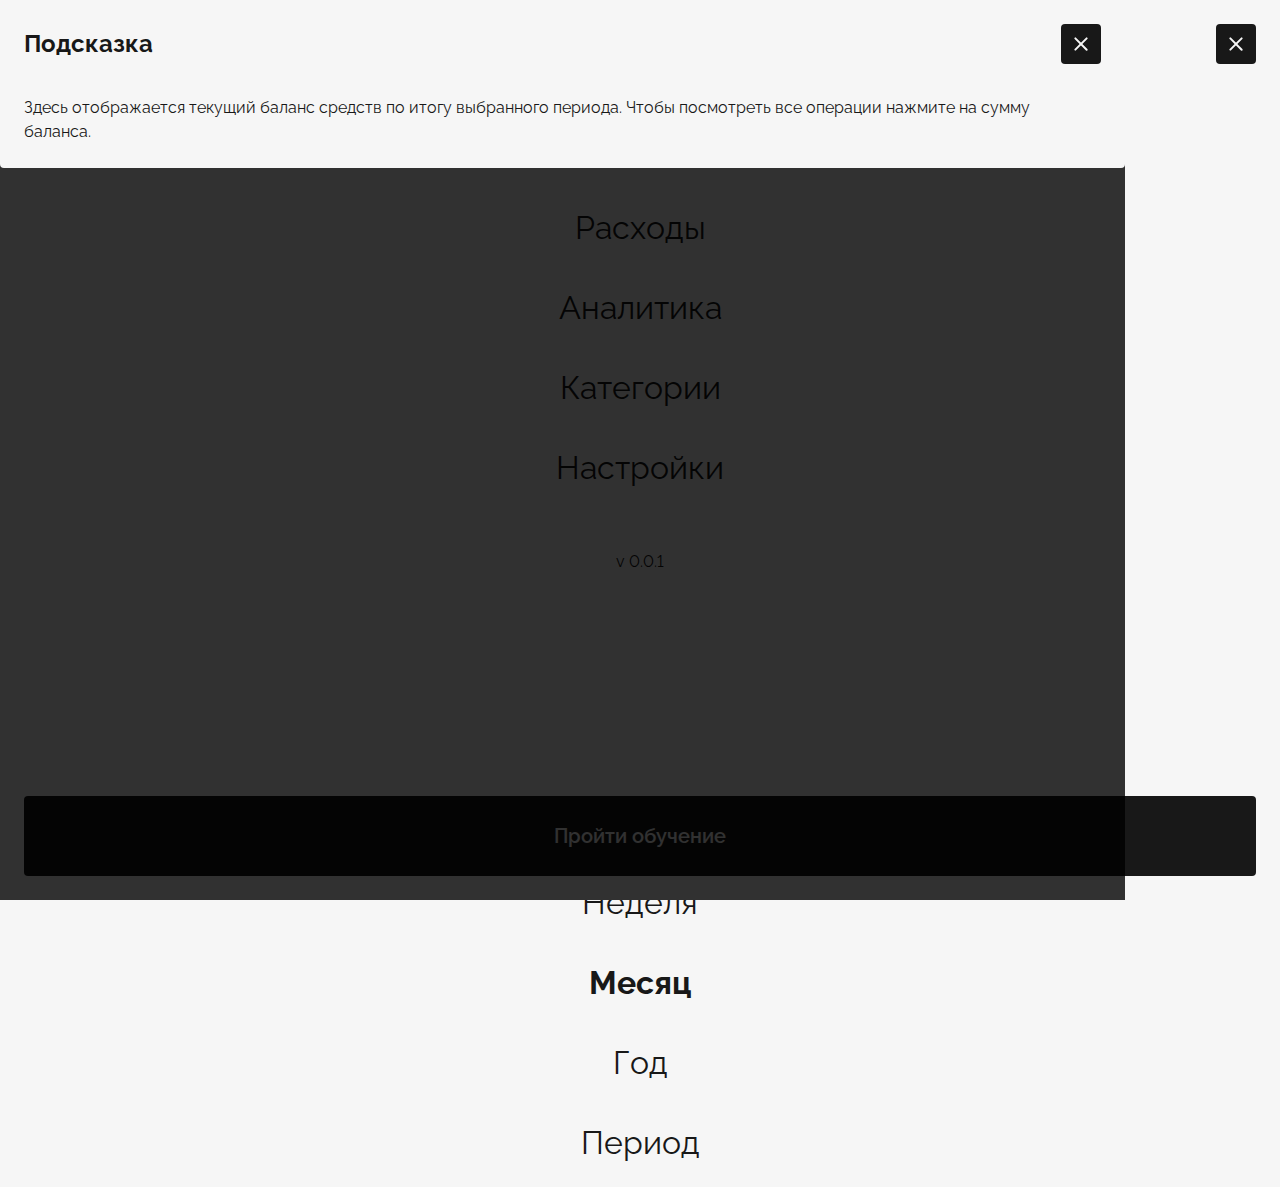
<file: index.html>
<!DOCTYPE html>
<html lang="ru">
  <head>
    <meta charset="UTF-8" />
    <meta http-equiv="X-UA-Compatible" content="IE=edge" />
    <meta
      name="viewport"
      content="width=device-width, initial-scale=1.0, user-scalable=yes"
    />
    <meta
      name="description"
      content="Онлайн-кошелёк для управления личными финансами."
    />
    <meta
      name="keywords"
      content="финансы, кошелёк, доход, расход, управление, деньги, статистика"
    />
    <meta name="author" content="Александр Кондаков, Динара Дуланова" />
    <meta property="og:title" content="Wallet Online" />
    <meta
      property="og:url"
      content="https://agkondakov91.github.io/wallet-project/"
    />
    <meta property="og:image" content="images/OpenGraph.jpg" />
    <meta property="twitter:card" content="summary_large_image" />
    <title lang="en">Wallet Online</title>
    <link rel="icon" href="./images/favicon/favicon.ico" sizes="any" />
    <link rel="icon" href="./images/favicon/favicon.svg" type="image/svg+xml" />
    <link rel="apple-touch-icon" href="./images/favicon/apple-icon.png" />
    <link rel="stylesheet" href="./fonts/fonts.css" />
    <link rel="stylesheet" href="./variables.css" />
    <link rel="stylesheet" href="./globals.css" />
    <link rel="stylesheet" href="./style.css" />
    <link rel="stylesheet" href="./pages/index.css" />
  </head>
  <body class="page">
    <header class="header">
      <a href="#" class="header__icon-back header-hidden" target="_self"></a>
      <h1 class="header__title header-hidden">Header Title</h1>
      <a href="#" class="header__icon-exit" target="_self"></a>
    </header>
    <main class="content">
      <section class="onboarding content__onboarding">
        <img
          src="./images/wallet.svg"
          alt="Пластиковая карта в изометрии"
          class="onboarding__picture rotation"
        />
        <div class="onboarding__description">
          <h2>Лёгкое управление финансами</h2>
          <p>Следи за расходами и доходами, планируй свои финансы</p>
        </div>
        <div class="onboarding__slider"></div>
      </section>
      <!-- card__item -->
      <div class="card-item">
        <div class="card-item__icon-arrow"></div>
        <p class="card-item__category">Категория</p>
        <span class="card-item__total">+ 18 160,49 ₽</span>
      </div>
    </main>
    <footer>
      <a href="./pages/Onboarding_2.html" class="main-button" target="_self"
        ><span class="main-button__text">Далее</span></a
      >
    </footer>
    <!-- menu -->
    <div class="menu">
      <div class="header">
        <a href="#" class="header__icon-back header-hidden" target="_self"></a>
        <h1 class="header__title header-hidden">Header Title</h1>
        <a href="#" class="header__icon-exit" target="_self"></a>
      </div>
      <div class="menu__content">
        <ul class="menu__list">
          <li class="menu__item menu__item_type_bold">
            <a class="menu__link" href="#" target="_self">Доходы</a>
          </li>
          <li class="menu__item">
            <a class="menu__link" href="#" target="_self">Расходы</a>
          </li>
          <li class="menu__item">
            <a class="menu__link" href="#" target="_self">Аналитика</a>
          </li>
          <li class="menu__item">
            <a class="menu__link" href="#" target="_self">Категории</a>
          </li>
          <li class="menu__item">
            <a class="menu__link" href="#" target="_self">Настройки</a>
          </li>
        </ul>
        <p class="menu__version">v 0.0.1</p>
      </div>
      <div>
        <a href="#" class="main-button" target="_self"
          ><span class="main-button__text">Пройти обучение</span></a
        >
      </div>
    </div>
    <!-- prompt -->
    <div class="prompt">
      <div class="prompt__content">
        <div class="header">
          <h1 class="header__title">Подсказка</h1>
          <a href="#" class="header__icon-exit" target="_self"></a>
        </div>
        <div class="prompt__subtitle">
          <p>
            Здесь отображается текущий баланс средств
            по итогу выбранного периода. Чтобы посмотреть
            все операции нажмите на сумму баланса.
          </p>
        </div>
      </div>
    </div>
    <!-- period -->
    <div class="period">
      <div class="period__content">
        <header class="header">
          <a href="#" class="header__icon-back header-hidden" target="_self"></a>
          <h1 class="header__title">Период</h1>
          <a href="#" class="header__icon-exit" target="_self"></a>
        </header>
        <ul class="menu__list">
          <li class="menu__item">
            <a class="menu__link" href="#" target="_self">День</a>
          </li>
          <li class="menu__item">
            <a class="menu__link" href="#" target="_self">Неделя</a>
          </li>
          <li class="menu__item">
            <a class="menu__link menu__item_type_bold" href="#" target="_self">Месяц</a>
          </li>
          <li class="menu__item">
            <a class="menu__link" href="#" target="_self">Год</a>
          </li>
          <li class="menu__item">
            <a class="menu__link" href="#" target="_self">Период</a>
          </li>
        </ul>
      </div>
    </div>
  </body>
</html>
</file>
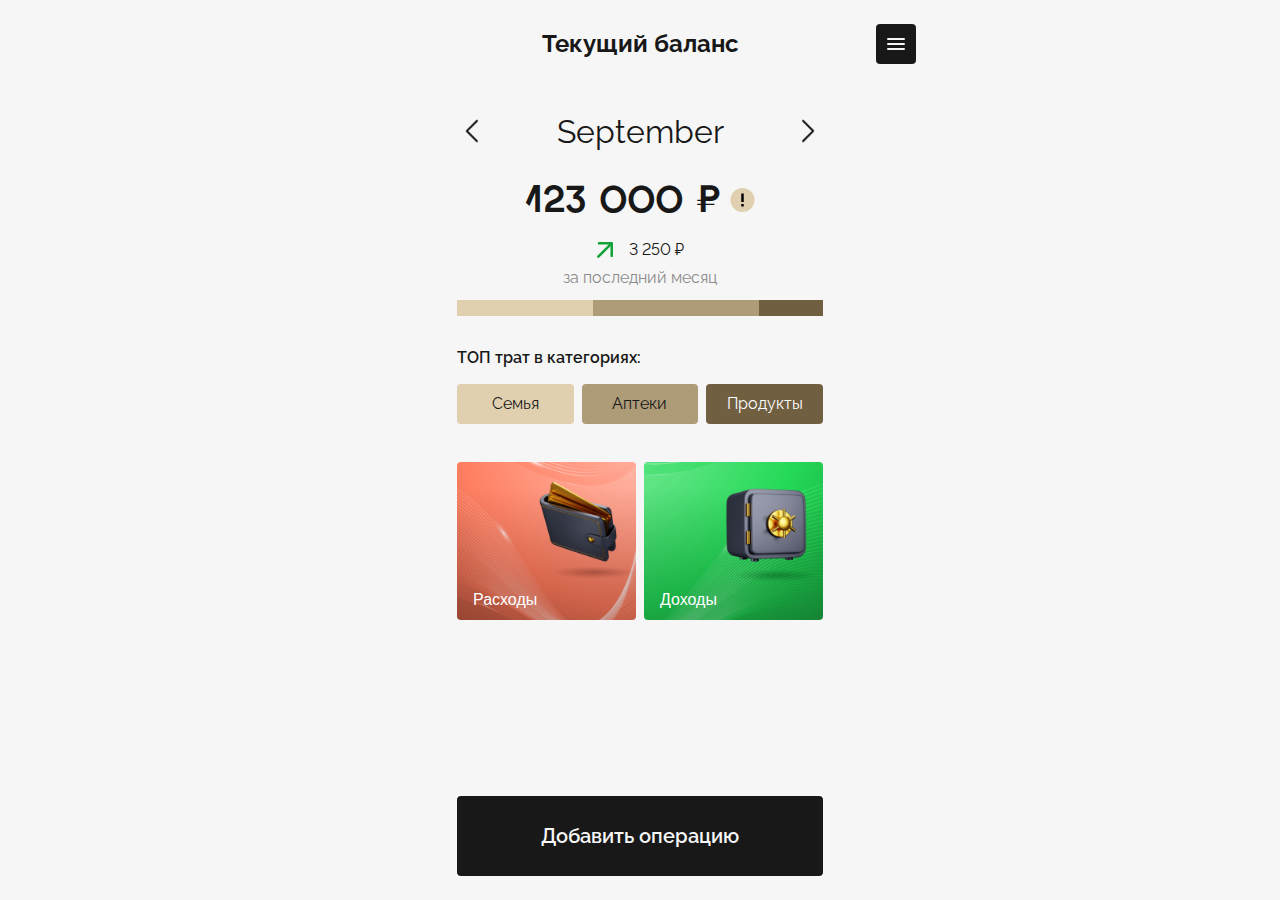
<file: pages/Main.html>
<!DOCTYPE html>
<html lang="ru">
  <head>
    <link rel="icon" href="./images/favicon/favicon.ico" sizes="any" />
    <link rel="icon" href="./images/favicon/favicon.svg" type="image/svg+xml" />
    <link rel="apple-touch-icon" href="./images/favicon/apple-icon.png" />
    <link rel="stylesheet" href="/fonts/fonts.css" />
    <link rel="stylesheet" href="/variables.css" />
    <link rel="stylesheet" href="/globals.css" />
    <link rel="stylesheet" href="/style.css" />
  </head>
  <body class="page">
    <header class="header">
      <a href="#" class="header__icon-back header-hidden" target="_self"></a>
      <h1 class="header__title">Текущий баланс</h1>
      <a
        href="#"
        class="header__icon-menu"
      ></a>
      </header>
    <main class="content">
      <section class="slider-container">
        <button class="prev-button" aria-label="Предыдущий месяц"><img src="../images/slider_prev.svg"></button>
        <div class="slider">
          <p class="slider_item"></p>
          <p class="slider_item"></p>
          <p class="slider_item"></p>
        </div>
        <button class="next-button" aria-label="Следующий месяц"><img src="../images/slider_next.svg"></button>
      </section>
      <section class="mainInfo">
        <div class="mainInfo__total_container">
          <div class="mainInfo__total">123 000 ₽</div>
          <div class="mainInfo__learning"><img src="../images/icons/info.svg"></div>
        </div>
        <div class="mainInfo__difference_container">
          <div class="mainInfo__difference_icon"></div>
          <div class="mainInfo__difference_summ">3 250 ₽</div>
        </div>
        <div class="mainInfo__period_title">за последний месяц</div>
      </section>
      <div class="toolbar__histogram_category">
        <img src="../images/toolbar.png" alt="">
      </div>
      <section class="top__category">
        <div class="top__category_title">ТОП трат в категориях:</div>
        <div class="top__category_blocks">
          <div class="top__category_block beige">Семья</div>
          <div class="top__category_block lightBrown">Аптеки</div>
          <div class="top__category_block brown">Продукты</div>
        </div>
      </section>
      <section class="picture">
        <button class="picture__button">
          <img class="picture__button_img" src="../images/Расходы.png" alt="">
          <span class="picture__button_title">Расходы</span>
        </button>
        <button class="picture__button">
          <img class="picture__button_img" src="../images/Доходы.png" alt="">
          <span class="picture__button_title">Доходы</span>
        </button>
      </section>
    </main>
    <footer class="footer">
      <a href="" class="main-button"><span class="main-button__text">Добавить операцию</span></a>
    </footer>
    <script src="../script.js"></script>
    <script src="../serv.js"></script>
  </body>
</html>
</file>
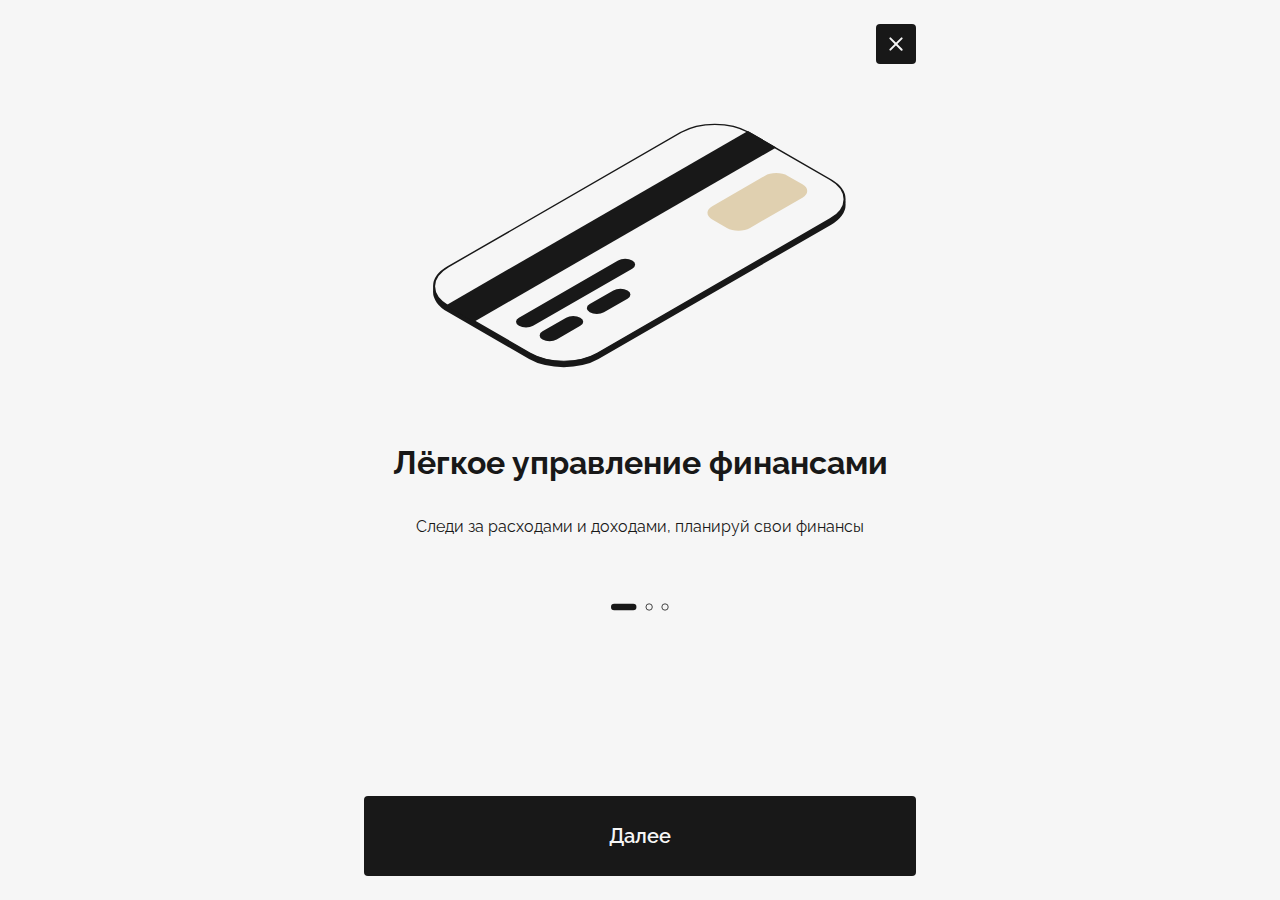
<file: pages/Onboarding_1.html>
<!DOCTYPE html>
<html lang="ru">
  <head>
    <meta charset="UTF-8" />
    <meta http-equiv="X-UA-Compatible" content="IE=edge" />
    <meta
      name="viewport"
      content="width=device-width, initial-scale=1.0, user-scalable=yes"
    />
    <meta
      name="description"
      content="Онлайн-кошелёк для управления личными финансами."
    />
    <meta
      name="keywords"
      content="финансы, кошелёк, доход, расход, управление, деньги, статистика"
    />
    <meta name="author" content="Александр Кондаков, Динара Дуланова" />
    <meta property="og:title" content="Wallet Online" />
    <meta
      property="og:url"
      content="https://agkondakov91.github.io/wallet-project/"
    />
    <meta property="og:image" content="images/OpenGraph.jpg" />
    <meta property="twitter:card" content="summary_large_image" />
    <title lang="en">Wallet Online</title>
    <link rel="icon" href="../images/favicon/favicon.ico" sizes="any" />
    <link rel="icon" href="../images/favicon/favicon.svg" type="image/svg+xml" />
    <link rel="apple-touch-icon" href="../images/favicon/apple-icon.png" />
    <link rel="stylesheet" href="../fonts/fonts.css" />
    <link rel="stylesheet" href="../variables.css" />
    <link rel="stylesheet" href="../globals.css" />
    <link rel="stylesheet" href="../style.css" />
  </head>
  <body class="page">
    <header class="header">
      <a href="#" class="header__icon-back header-hidden" target="_self"></a>
      <h1 class="header__title header-hidden">Header Title</h1>
      <a
        href="#"
        class="header__icon-exit"
        target="_self"
      ></a>
    </header>
    <main class="content">
      <section class="onboarding content__onboarding">
        <img
          src="../images/wallet.svg"
          alt="Пластиковая карта в изометрии"
          class="onboarding__picture rotation"
        />
        <div class="onboarding__description">
          <h2>Лёгкое управление финансами</h2>
          <p>Следи за расходами и доходами, планируй свои финансы</p>
        </div>
        <div class="onboarding__slider"></div>
      </section>
    </main>
    <footer>
      <a href="./Onboarding_2.html" class="main-button" target="_self"
        ><span class="main-button__text">Далее</span></a
      >
    </footer>
  </body>
</html>
</file>
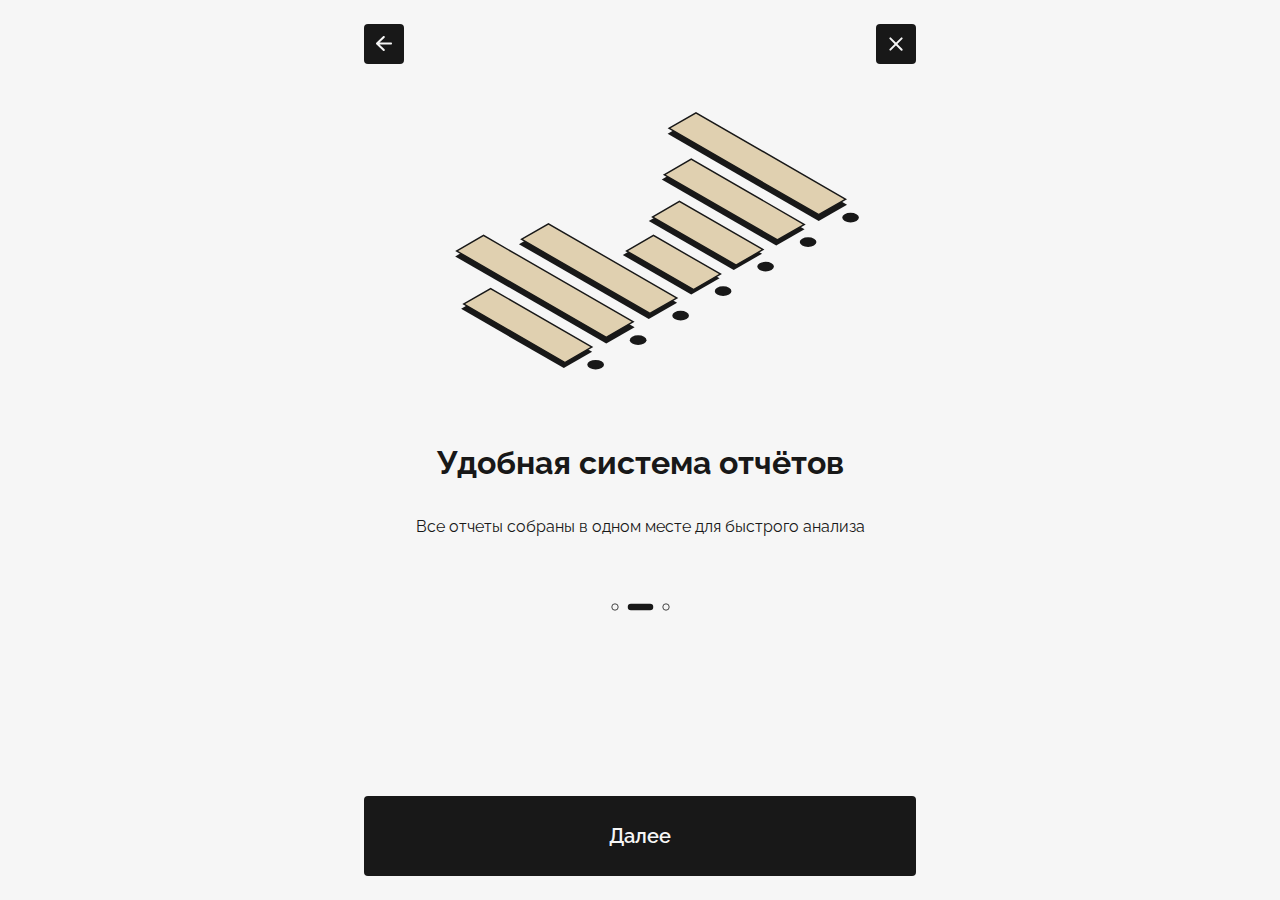
<file: pages/Onboarding_2.html>
<!DOCTYPE html>
<html lang="ru">
  <head>
    <meta charset="UTF-8" />
    <meta http-equiv="X-UA-Compatible" content="IE=edge" />
    <meta
      name="viewport"
      content="width=device-width, initial-scale=1.0, user-scalable=yes"
    />
    <meta
      name="description"
      content="Онлайн-кошелёк для управления личными финансами."
    />
    <meta
      name="keywords"
      content="финансы, кошелёк, доход, расход, управление, деньги, статистика"
    />
    <meta name="author" content="Александр Кондаков, Динара Дуланова" />
    <meta property="og:title" content="Wallet Online" />
    <meta
      property="og:url"
      content="https://agkondakov91.github.io/wallet-project/"
    />
    <meta property="og:image" content="images/OpenGraph.jpg" />
    <meta property="twitter:card" content="summary_large_image" />
    <title lang="en">Wallet Online</title>
    <link rel="icon" href="../images/favicon/favicon.ico" sizes="any" />
    <link rel="icon" href="../images/favicon/favicon.svg" type="image/svg+xml" />
    <link rel="apple-touch-icon" href="../images/favicon/apple-icon.png" />
    <link rel="stylesheet" href="../fonts/fonts.css" />
    <link rel="stylesheet" href="../variables.css" />
    <link rel="stylesheet" href="../globals.css" />
    <link rel="stylesheet" href="../style.css" />
  </head>
  <body class="page">
    <header class="header">
      <a href="../index.html" class="header__icon-back" target="_self"></a>
      <h1 class="header__title header-hidden">Header Title</h1>
      <a
        href="#"
        class="header__icon-exit"
        target="_self"
      ></a>
    </header>
    <main class="content">
      <section class="onboarding content__onboarding">
        <img
          src="../images/schedule.svg"
          alt="Пластиковая карта в изометрии"
          class="onboarding__picture rotation"
        />
        <div class="onboarding__description">
          <h2>Удобная система отчётов</h2>
          <p>Все отчеты собраны в одном месте для быстрого анализа</p>
        </div>
        <div class="onboarding__slider onboarding__slider_type_next"></div>
      </section>
    </main>
    <footer>
      <a href="./Onboarding_3.html" class="main-button" target="_self"
        ><span class="main-button__text">Далее</span></a
      >
    </footer>
  </body>
</html>
</file>
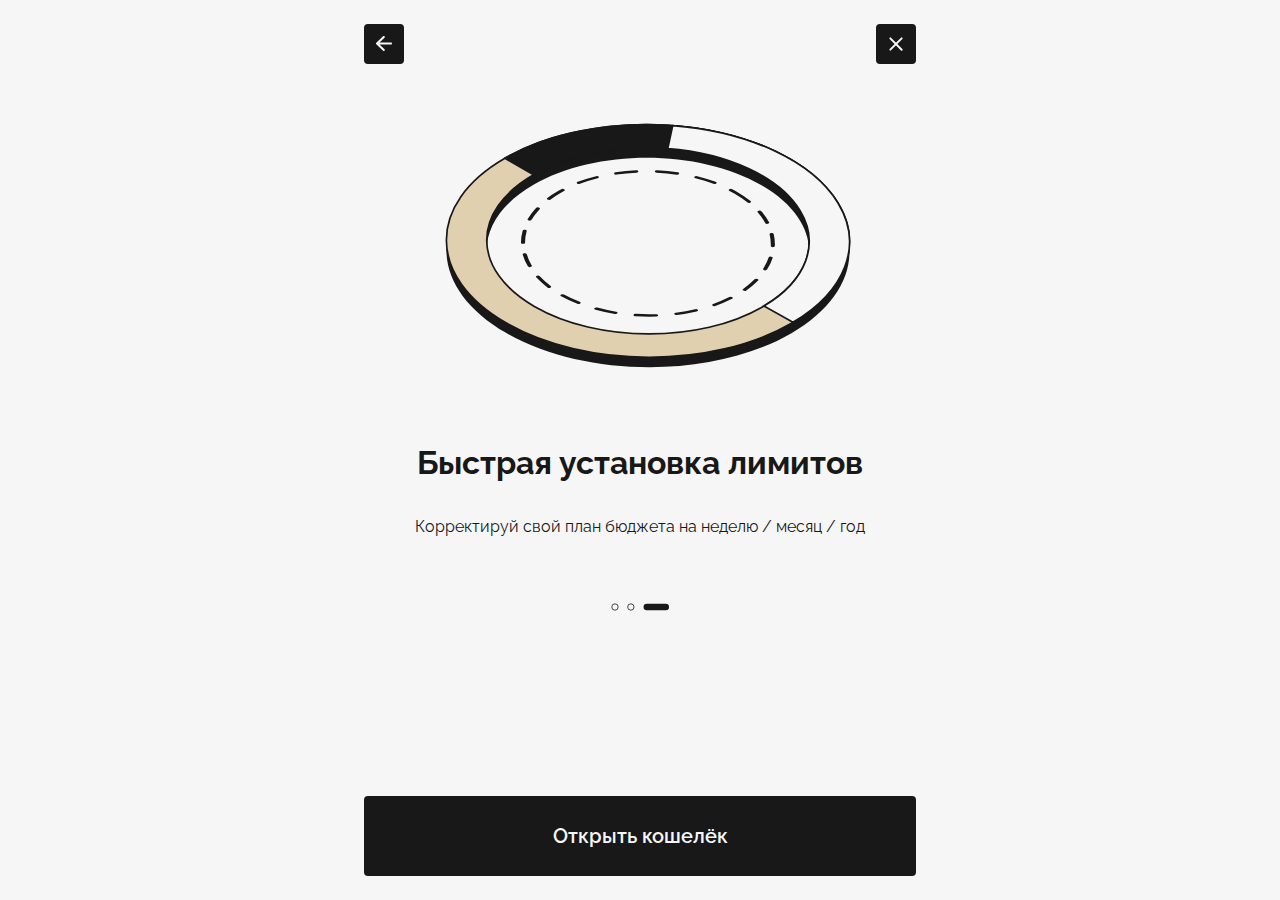
<file: pages/Onboarding_3.html>
<!DOCTYPE html>
<html lang="ru">
  <head>
    <meta charset="UTF-8" />
    <meta http-equiv="X-UA-Compatible" content="IE=edge" />
    <meta
      name="viewport"
      content="width=device-width, initial-scale=1.0, user-scalable=yes"
    />
    <meta
      name="description"
      content="Онлайн-кошелёк для управления личными финансами."
    />
    <meta
      name="keywords"
      content="финансы, кошелёк, доход, расход, управление, деньги, статистика"
    />
    <meta name="author" content="Александр Кондаков, Динара Дуланова" />
    <meta property="og:title" content="Wallet Online" />
    <meta
      property="og:url"
      content="https://agkondakov91.github.io/wallet-project/"
    />
    <meta property="og:image" content="images/OpenGraph.jpg" />
    <meta property="twitter:card" content="summary_large_image" />
    <title lang="en">Wallet Online</title>
    <link rel="icon" href="../images/favicon/favicon.ico" sizes="any" />
    <link rel="icon" href="../images/favicon/favicon.svg" type="image/svg+xml" />
    <link rel="apple-touch-icon" href="../images/favicon/apple-icon.png" />
    <link rel="stylesheet" href="../fonts/fonts.css" />
    <link rel="stylesheet" href="../variables.css" />
    <link rel="stylesheet" href="../globals.css" />
    <link rel="stylesheet" href="../style.css" />
  </head>
  <body class="page">
    <header class="header">
      <a href="./Onboarding_2.html" class="header__icon-back" target="_self"></a>
      <h1 class="header__title header-hidden">Header Title</h1>
      <a
        href="#"
        class="header__icon-exit"
        target="_self"
      ></a>
    </header>
    <main class="content">
      <section class="onboarding content__onboarding">
        <img
          src="../images/diagram.svg"
          alt="Пластиковая карта в изометрии"
          class="onboarding__picture rotation"
        />
        <div class="onboarding__description">
          <h2>Быстрая установка лимитов</h2>
          <p>Корректируй свой план бюджета на неделю / месяц / год</p>
        </div>
        <div class="onboarding__slider onboarding__slider_type_finish"></div>
      </section>
    </main>
    <footer>
      <a href="#" class="main-button" target="_self"
        ><span class="main-button__text">Открыть кошелёк</span></a
      >
    </footer>
  </body>
</html>
</file>
<file: fonts/fonts.css>
@font-face {
  font-family: 'Cakra';
  src: 
    local('Cakra'),
    local('Cakra-Normal'),
    local('cakra'),
    url(./Cakra-Normal.woff2) format('woff2'),
    url(./Cakra-Normal.woff) format('woff'),
    url(./Cakra-Normal.ttf) format('truetype');
  font-display: swap;
}

@font-face {
  font-family: 'Raleway';
  src: 
    local('Raleway-Bold'),
    local('RalewayBold'),
    local('raleway-bold'),
    url(./Raleway-Bold.woff2) format('woff2'),
    url(./Raleway-Bold.woff) format('woff'),
    url(./Raleway-Bold.ttf) format('truetype');
  font-weight: 700;
  font-display: swap;
}

@font-face {
  font-family: 'Raleway';
  src: 
    local('Raleway-SemiBold'),
    local('RalewaySemiBold'),
    local('raleway-semibold'),
    url(./Raleway-SemiBold.woff2) format('woff2'),
    url(./Raleway-SemiBold.woff) format('woff'),
    url(./Raleway-SemiBold.ttf) format('truetype');
  font-weight: 600;
  font-display: swap;
}

@font-face {
  font-family: 'Raleway';
  src: 
    local('Raleway-Regular'),
    local('RalewayRegular'),
    local('raleway-regular'),
    url(./Raleway-Regular.woff2) format('woff2'),
    url(./Raleway-Regular.woff) format('woff'),
    url(./Raleway-Regular.ttf) format('truetype');
  font-weight: 400;
  font-display: swap;
}
</file>
<file: variables.css>
:root {
  /*colors*/
  --color-main-black: #181818;
  --color-main-beige: #E0D0B0;
  --color-main-gray: #F6F6F6;
  --color-accent-red: #F00;
  --color-accent-add-red: #EA4D4D;
  --color-accent-green: #12A43B;
  --color-accent-lightBrown: #AE9C78;
  --color-accent-brown: #706041;
  --color-shades-gray-300: #8B8B8B;
  --color-shades-gray-200: #D1D1D1;
  --color-shades-gray-100: #EEE;
  
  /*spacing*/
  --spacing-tiny-4: 4px;
  --spacing-small-8: 8px;
  --spacing-medium-12: 12px;
  --spacing-medium-16: 16px;
  --spacing-medium-24: 24px;
  --spacing-large-32: 32px;
  --spacing-large-48: 48px;
  --spacing-large-64: 64px;

  /*typography-main*/
  --main-font-family: 'Raleway';
  --h1-font-size: 24px;
  --h1-font-weight: 700;
  --h1-line-height: 100%;
  
  --h2-font-size: 16px;
  --h2-font-weight: 600;
  --h2-line-height: 125%;

  --h3-font-size: 16px;
  --h3-font-weight: 600;
  --h3-line-height: 150%;

  --paragraph-font-size: 16px;
  --paragraph-font-weight: 400;
  --paragraph-line-height: 150%;

  --little-description-font-size: 12px;
  --little-description-font-weight: 400;
  --little-description-line-height: 125%;

  --small-text-font-size: 16px;
  --small-text-font-weight: 400;
  --small-text-line-height: 125%;

  --big-text-bold-font-size: 32px;
  --big-text-bold-font-weight: 700;
  --big-text-bold-line-height: 125%;

  --big-text-reg-font-size: 32px;
  --big-text-reg-font-weight: 400;
  --big-text-reg-line-height: 125%;

  --button-text-font-size: 20px;
  --button-text-font-weight: 600;
  --button-text-line-height: 120%;

  /*typography-accent*/
  --number-font-family: 'Cakra', monospace;
  --number-font-size: 40px;
  --number-font-weight: 400;
  --number-line-height: 120%;
  --number-letter-spacing: 2px;
}
</file>
<file: globals.css>
h1,
h2,
h3,
h4,
h5,
h6,
p,
ul,
ol,
li {
  margin: 0;
  padding: 0;
}

ul,
ol {
  list-style: none;
}
</file>
<file: style.css>
/* animation */
@keyframes rotation {
  from {
    transform: rotate3d(0, 0, 0, 0);
  }
  50% {
    transform: rotate3d(1, 1, 0.5, 44deg);
  }
  to {
    transform: rotate3d(0, 0, 0, 0);
  }
}

.rotation {
  animation: rotation 5s ease-in-out infinite;
}
/* ---------------------------------------------- */

html {
  height: 100lvh;
}

.page {
  display: flex;
  flex-direction: column;
  min-height: 100%;
  max-width: 600px;
  margin: 0 auto;
  padding: var(--spacing-medium-24);
  box-sizing: border-box;
  font-family: var(--main-font-family);
  background-color: var(--color-main-gray);
  color: var(--color-main-black);
}

/* header */
.header {
  display: flex;
  justify-content: space-between;
  align-items: center;
}

.header-hidden {
  visibility: hidden; /* скрыли временно элемент */
}

.header__icon-back {
  width: 40px;
  height: 40px;
  background: url(./images/icons/icon_back.svg) no-repeat center / contain;
}

.header__title {
  font-size: var(--h1-font-size);
  font-weight: var(--h1-font-weight);
  line-height: var(--h1-line-height);
}

.header__icon-exit {
  width: 40px;
  height: 40px;
  background: url(./images/icons/icon_exit.svg) no-repeat center / contain;
}

.header__icon-menu {
  width: 40px;
  height: 40px;
  background: url(./images/icons/icon_menu.svg) no-repeat center / contain;
}
/* ---------------------------------------------- */

.content {
  flex-grow: 1;
}

.content__onboarding {
  margin-block-start: var(--spacing-large-48);
}

.onboarding {
  display: flex;
  flex-direction: column;
  gap: var(--spacing-large-64);
}

.onboarding__picture {
  align-self: center;
  width: clamp(11.5rem, -8.5rem + 100vw, 29rem);
}

.onboarding__description {
  display: flex;
  flex-direction: column;
  gap: var(--spacing-large-32);
}

.onboarding__description h2 {
  text-align: center;
  font-size: var(--big-text-bold-font-size);
  font-weight: var(--big-text-bold-font-weight);
  line-height: var(--big-text-bold-line-height);
}

.onboarding__description p {
  text-align: center;
  font-size: var(--paragraph-font-size);
  font-weight: var(--paragraph-font-weight);
  line-height: var(--paragraph-line-height);
}

.onboarding__slider {
  width: 72px;
  height: var(--spacing-small-8);
  background: url(./images/elem1.svg) no-repeat center / contain;
  align-self: center;
}

.onboarding__slider_type_next {
  width: 72px;
  height: var(--spacing-small-8);
  background: url(./images/elem2.svg) no-repeat center / contain;
  align-self: center;
}

.onboarding__slider_type_finish {
  width: 72px;
  height: var(--spacing-small-8);
  background: url(./images/elem3.svg) no-repeat center / contain;
  align-self: center;
}

/* main-button */
.main-button {
  display: flex;
  justify-content: center;
  padding: 28px;
  background-color: var(--color-main-black);
  border-radius: 4px;
  text-decoration: none;
}

.main-button__text {
  color: var(--color-main-gray);
  font-size: var(--button-text-font-size);
  font-weight: var(--button-text-font-weight);
  line-height: var(--button-text-line-height);
}
/* ---------------------------------------------- */

/* card-item */
.card-item {
  padding: var(--spacing-medium-24);
  display: grid;
  grid-template-columns: min-content /*max-content*/ minmax(30%, 1fr) 1fr;
  gap: var(--spacing-medium-12);
  align-items: center;
  background-color: var(--color-shades-gray-100);
  border-radius: 4px;
}

.card-item__icon-arrow {
  width: var(--spacing-medium-16);
  height: var(--spacing-medium-16);
  background: url(./images/icons/icon_arrow-positive_up.svg) no-repeat center / contain;
  align-self: center;
}

.card-item__category {
  font-size: var(--small-text-font-size);
  font-weight: var(--small-text-font-weight);
  line-height: var(--small-text-line-height);
}

.card-item__total {
  font-size: var(--h3-font-size);
  font-weight: var(--h3-font-weight);
  line-height: var(--h3-line-height);
  font-variant-numeric: lining-nums proportional-nums;
  justify-self: end;
}

/* ---------------------------------------------- */
.content {
  margin: 0 auto 0;
}
.page-title {
  text-align: center;
}

.slider-container {
  display: flex;
  margin: 48px auto 0;
  overflow: hidden;
  justify-content: space-between;
  align-items: center;
}

.slider {
  display: flex;
  transition: transform 0.5s ease-in-out;
}

.next-button, .prev-button{
  width: 30px;
  height: 30px;
  background-color: transparent;
  border: none;
  object-fit: none;
  padding: 0;
  margin: 0;
  cursor: pointer;
}

.slider_item {
  text-align: center;
  font-size: var(--big-text-reg-font-size);
  font-weight: var(--big-text-reg-font-weight);
  line-height: var(--big-text-reg-line-height);
}

.mainInfo {
  display: flex;
  flex-direction: column;
  margin: 24px auto 0;
  align-items: center;
}

.mainInfo__total_container {
  display: flex;
  justify-content: center;
  align-items: center;
}

.mainInfo__total {
  font-family: var(--number-font-family);
  font-size: var(--number-font-size);
  font-weight: var(--number-font-weight);
  line-height: var(--number-line-height);
  letter-spacing: var(--number-letter-spacing);
  cursor: pointer;
}

.mainInfo__learning {
  width: var(--spacing-medium-24);
  height: var(--spacing-medium-24);
  margin-left: 8px;
  cursor: pointer;
}

.mainInfo__difference_container {
  display: flex;
  margin-top: 16px;
}

.mainInfo__difference_icon {
  width: var(--spacing-medium-16);
  height: var(--spacing-medium-16);
  background: url(./images/icons/icon_arrow-positive_up.svg) no-repeat center / contain;
  align-self: center;
}

.mainInfo__difference_summ {
  font-family: var(--main-font-family);
  font-size: var(--small-text-font-size);
  font-weight: var(--small-text-font-weight);
  line-height: var(--small-text-line-height);
  margin-left: var(--spacing-medium-16);
  font-variant-numeric: lining-nums proportional-nums;
}

.mainInfo__period_title {
  color: var(--color-shades-gray-300);
  font-family: var(--main-font-family);
  font-size: var(--small-text-font-size);
  font-weight: var(--small-text-font-weight);
  line-height: var(--small-text-line-height);
  margin: 8px 0 0;
}

.toolbar__histogram_category {
  margin: 12px auto 0;
  display: flex;
  justify-content: center;
  height: 16px;
}

.top__category {
  margin: 32px 0 0;
}

.top__category_title {
  font-size: var(--small-text-font-size);
  font-weight: var(--button-text-font-weight);
  line-height: var(--small-text-line-height);
}

.top__category_blocks {
  display: grid;
  grid-template-columns: repeat(3, minmax(0, 1fr));
  gap: 8px;
  margin: 16px auto 0;
}

.top__category_block {
  height: 40px;
  border-radius: 4px;
  display: flex;
  align-items: center;
  justify-content: center;
  font-family: var(--main-font-family);
  font-size: var(--small-text-font-size);
  font-weight: var(--small-text-font-weight);
  line-height: var(--small-text-line-height);
}

.beige {
  background-color: var(--color-main-beige);
}

.lightBrown {
  background-color: var(--color-accent-lightBrown);
}

.brown {
  background-color: var(--color-accent-brown);
  color: white;
}

.picture {
  margin: 38px auto 0;
  display: grid;
  grid-template-columns: repeat(2, minmax(0, 1fr));
  gap: 8px;
}

.picture__button {
  height: 158px;
  border: none;
  position: relative;
  overflow: hidden;
  border-radius: 4px;
  cursor: pointer;
}

.picture__button_img {
  object-fit: cover;
  width: 100%;
  height: 100%;
  position: absolute;
  top: 0;
  left: 0;
}

.picture__button_title {
  position: absolute;
  bottom: 8px;
  left: 16px;
  color: white;
  font-size: var(--h3-font-size);
  font-weight: var(--paragraph-font-weight);
  line-height: var(--h3-line-height);
}

.footer {
  width: 366px;
  margin: 36px auto 0;
}
</file>
<file: pages/index.css>
/* menu */
@import url(../blocks/menu/menu.css);
@import url(../blocks/menu/menu__content/menu__content.css);
@import url(../blocks/menu/menu__item/menu__item.css);
@import url(../blocks/menu/menu__item/_type/menu__item_type_bold.css);
@import url(../blocks/menu/menu__link/menu__link.css);
@import url(../blocks/menu/menu__list/menu__list.css);
@import url(../blocks/menu/menu__version/menu__version.css);

/* prompt */
@import url(../blocks/prompt/prompt.css);
@import url(../blocks/prompt/prompt__content/prompt__content.css);
@import url(../blocks/prompt/prompt__subtitle/prompt__subtitle.css);
</file>
